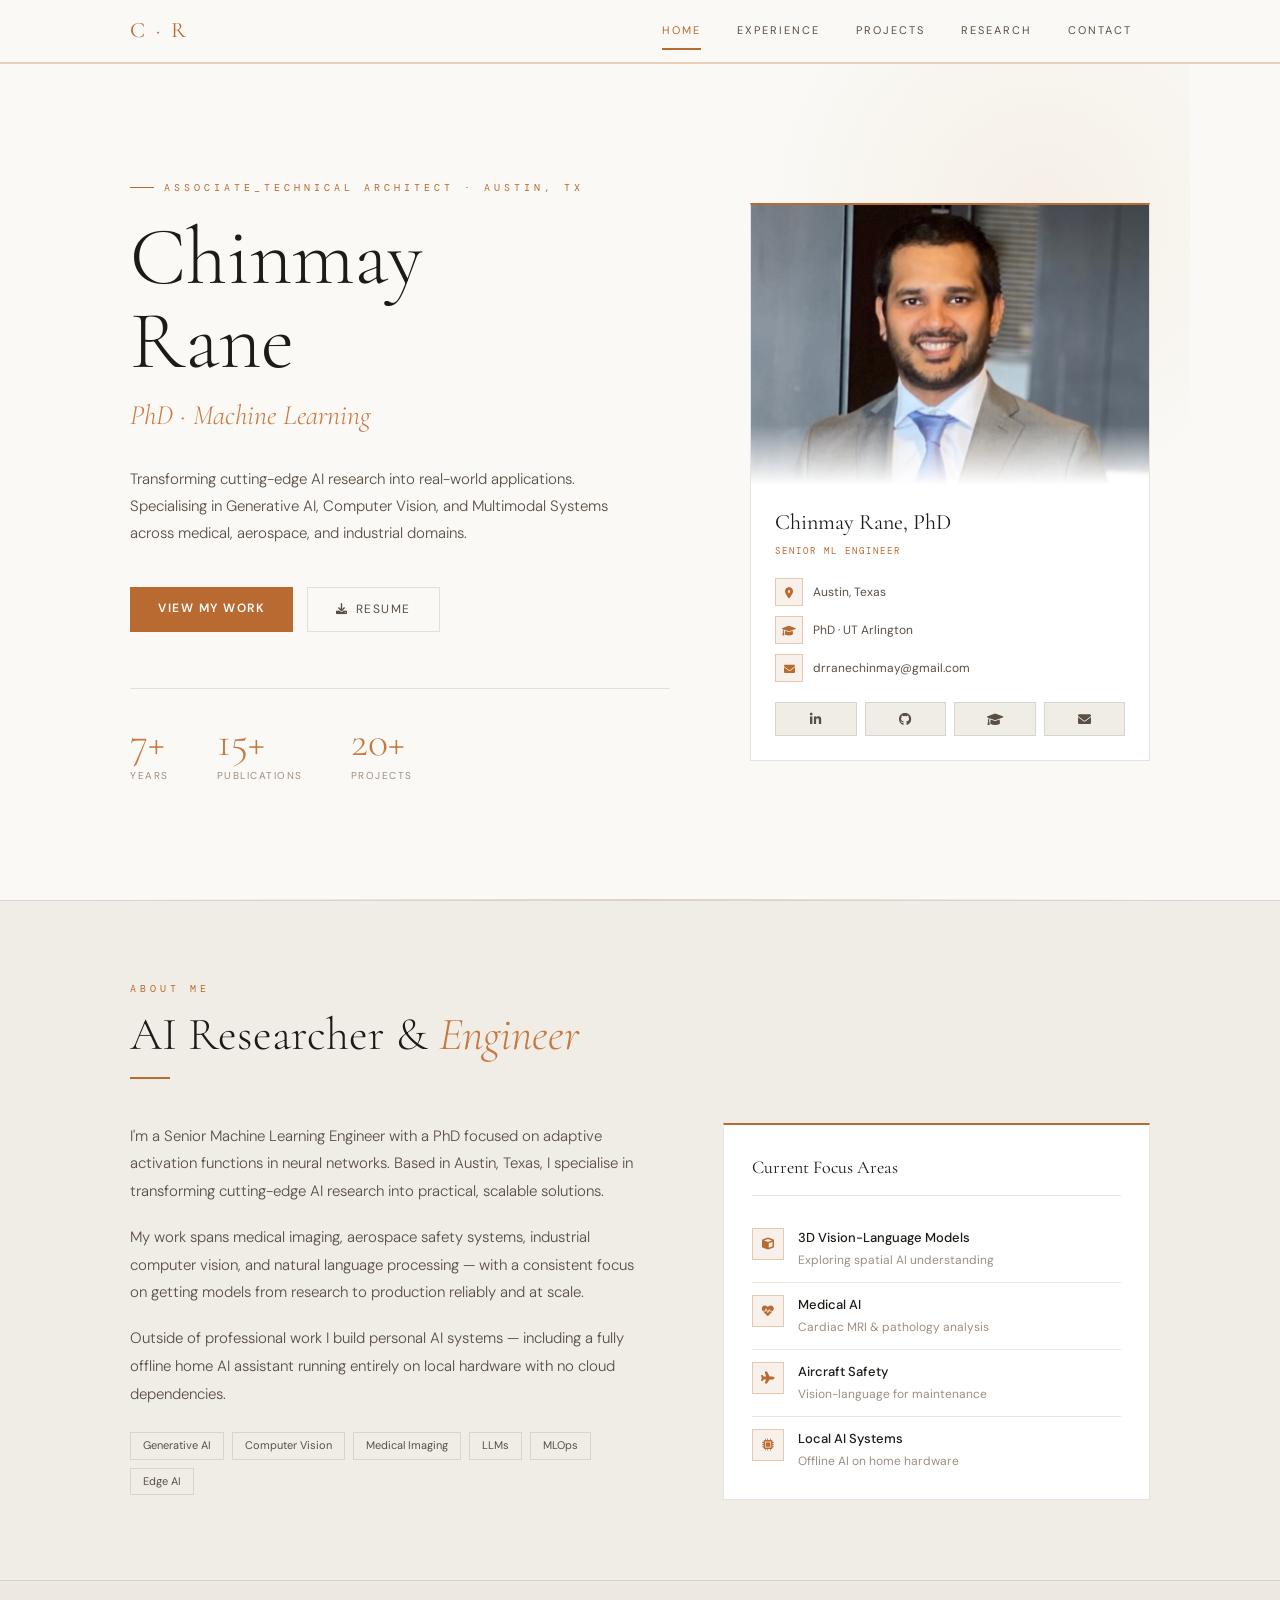
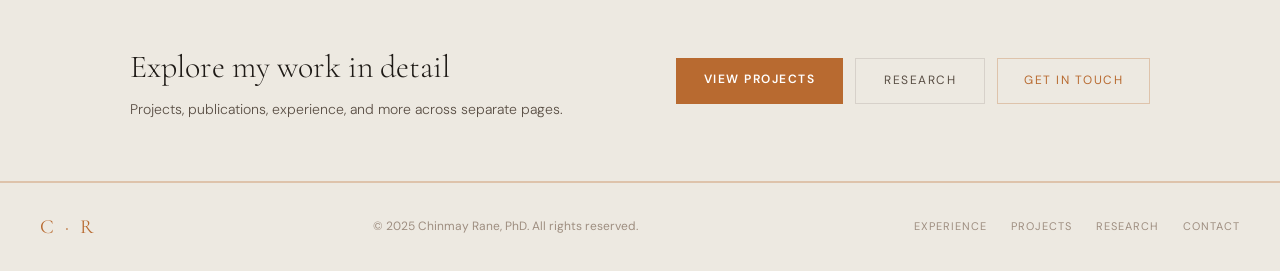
<file: index.html>
<!DOCTYPE html>
<html lang="en">
<head>
  <meta charset="UTF-8">
  <meta name="viewport" content="width=device-width, initial-scale=1.0">
  <title>Chinmay Rane, PhD — Associate_Technical Architect</title>
  <link rel="stylesheet" href="shared.css">
  <link rel="stylesheet" href="https://cdnjs.cloudflare.com/ajax/libs/font-awesome/6.0.0/css/all.min.css">
  <style>
    /* ── Hero ── */
    .hero {
      min-height: calc(100vh - 64px);
      background: var(--bg);
      display: grid; grid-template-columns: 1fr 400px;
      gap: 80px; align-items: center;
      position: relative; overflow: hidden;
    }
    .hero::before {
      content: ''; position: absolute; top: -150px; right: -150px;
      width: 600px; height: 600px;
      background: radial-gradient(circle, rgba(184,106,48,0.07) 0%, transparent 65%);
      pointer-events: none;
    }
    .hero::after {
      content: ''; position: absolute; bottom: 0; left: 0; right: 0;
      height: 1px; background: linear-gradient(90deg, transparent, var(--copper-bd), transparent);
    }
    .hero-eyebrow {
      font-family: 'DM Mono', monospace; font-size: 10px;
      letter-spacing: 4px; text-transform: uppercase;
      color: var(--copper); margin-bottom: 20px;
      display: flex; align-items: center; gap: 10px;
    }
    .hero-eyebrow::before { content: ''; width: 24px; height: 1px; background: var(--copper); }
    .hero-name {
      font-family: 'Cormorant Garamond', serif;
      font-size: clamp(52px, 6.5vw, 82px); font-weight: 300;
      color: var(--text); line-height: 1.02; margin-bottom: 10px;
    }
    .hero-role {
      font-family: 'Cormorant Garamond', serif;
      font-size: clamp(20px, 2.5vw, 28px); font-weight: 300;
      font-style: italic; color: var(--copper-lt); margin-bottom: 28px;
    }
    .hero-bio {
      font-size: 15px; color: var(--text-mid); line-height: 1.8;
      font-weight: 300; max-width: 480px; margin-bottom: 40px;
    }
    .hero-btns { display: flex; gap: 14px; flex-wrap: wrap; margin-bottom: 56px; }
    .hero-stats {
      display: flex; gap: 48px;
      border-top: 1px solid var(--border); padding-top: 32px;
    }
    .stat-num {
      font-family: 'Cormorant Garamond', serif;
      font-size: 42px; font-weight: 300; color: var(--copper-lt); line-height: 1;
    }
    .stat-label {
      font-size: 10px; letter-spacing: 1.5px; text-transform: uppercase;
      color: var(--text-light); margin-top: 5px;
    }

    /* Hero panel */
    .hero-panel {
      background: var(--bg-card); border: 1px solid var(--border);
      border-top: 2px solid var(--copper); overflow: hidden;
    }
    .panel-photo { width: 100%; height: 280px; overflow: hidden; position: relative; }
    .panel-photo img { width: 100%; height: 100%; object-fit: cover; object-position: top; }
    .panel-photo::after {
      content: ''; position: absolute; bottom: 0; left: 0; right: 0;
      height: 60px; background: linear-gradient(transparent, var(--bg-card));
    }
    .panel-info { padding: 20px 24px 24px; }
    .panel-name {
      font-family: 'Cormorant Garamond', serif;
      font-size: 22px; font-weight: 400; color: var(--text); margin-bottom: 4px;
    }
    .panel-role-txt {
      font-family: 'DM Mono', monospace; font-size: 9px;
      letter-spacing: 2px; text-transform: uppercase;
      color: var(--copper); margin-bottom: 20px;
    }
    .panel-details { display: flex; flex-direction: column; gap: 10px; margin-bottom: 20px; }
    .pd-item { display: flex; align-items: center; gap: 10px; }
    .pd-icon {
      width: 28px; height: 28px; background: var(--copper-dim);
      border: 1px solid var(--copper-bd);
      display: flex; align-items: center; justify-content: center;
      font-size: 11px; color: var(--copper); flex-shrink: 0;
    }
    .pd-text { font-size: 12px; color: var(--text-mid); }
    .panel-social { display: flex; gap: 8px; }
    .ps-btn {
      flex: 1; height: 34px; background: var(--bg-2); border: 1px solid var(--border);
      display: flex; align-items: center; justify-content: center;
      color: var(--text-mid); text-decoration: none; font-size: 13px; transition: all 0.2s;
    }
    .ps-btn:hover { border-color: var(--copper); color: var(--copper); }

    /* About strip */
    .about-strip { background: var(--bg-2); border-top: 1px solid var(--border); padding: 80px 0; }
    .about-grid { display: grid; grid-template-columns: 1.2fr 1fr; gap: 80px; align-items: start; }
    .about-text p { font-size: 15px; color: var(--text-mid); line-height: 1.85; font-weight: 300; margin-bottom: 18px; }
    .about-tags { display: flex; flex-wrap: wrap; gap: 8px; margin-top: 24px; }
    .focus-card { background: var(--bg-card); border: 1px solid var(--border); border-top: 2px solid var(--copper); padding: 28px; }
    .focus-card h4 {
      font-family: 'Cormorant Garamond', serif; font-size: 18px;
      font-weight: 400; color: var(--text); margin-bottom: 20px;
      padding-bottom: 14px; border-bottom: 1px solid var(--border);
    }
    .focus-item { display: flex; gap: 14px; align-items: flex-start; padding: 12px 0; border-bottom: 1px solid var(--border); }
    .focus-item:last-child { border-bottom: none; padding-bottom: 0; }
    .focus-icon {
      width: 32px; height: 32px; background: var(--copper-dim); border: 1px solid var(--copper-bd);
      display: flex; align-items: center; justify-content: center;
      color: var(--copper); font-size: 12px; flex-shrink: 0;
    }
    .focus-item h5 { font-size: 13px; font-weight: 500; color: var(--text); margin-bottom: 2px; }
    .focus-item p { font-size: 12px; color: var(--text-light); }

    /* CTA strip */
    .cta-strip { background: var(--bg-3); border-top: 1px solid var(--border); padding: 60px 0; }
    .cta-inner { display: flex; align-items: center; justify-content: space-between; gap: 40px; flex-wrap: wrap; }
    .cta-text h2 { font-family: 'Cormorant Garamond', serif; font-size: 32px; font-weight: 300; color: var(--text); margin-bottom: 6px; }
    .cta-text p { font-size: 14px; color: var(--text-mid); font-weight: 300; }
    .cta-buttons { display: flex; gap: 12px; flex-wrap: wrap; }

    @media (max-width: 900px) {
      .hero { grid-template-columns: 1fr; min-height: auto; padding: 60px 0 40px; }
      .hero-panel { display: none; }
      .about-grid { grid-template-columns: 1fr; gap: 40px; }
      .cta-inner { flex-direction: column; text-align: center; }
    }
  </style>
</head>
<body>
  <nav class="navbar">
    <div class="nav-inner">
      <a href="index.html" class="nav-logo">C · R</a>
      <ul class="nav-links">
        <li><a href="index.html" class="active">Home</a></li>
        <li><a href="experience.html">Experience</a></li>
        <li><a href="projects.html">Projects</a></li>
        <li><a href="publications.html">Research</a></li>
        <li><a href="contact.html">Contact</a></li>
      </ul>
    </div>
  </nav>

  <!-- Hero -->
  <section class="hero container" style="padding-top:0;padding-bottom:0">
    <div>
      <div class="hero-eyebrow">Associate_Technical Architect · Austin, TX</div>
      <h1 class="hero-name">Chinmay<br>Rane</h1>
      <div class="hero-role">PhD · Machine Learning</div>
      <p class="hero-bio">Transforming cutting-edge AI research into real-world applications. Specialising in Generative AI, Computer Vision, and Multimodal Systems across medical, aerospace, and industrial domains.</p>
      <div class="hero-btns">
        <a href="projects.html" class="btn-copper">View My Work</a>
        <a href="Resume/Resume_updated.pdf" class="btn-ghost" download><i class="fas fa-download" style="margin-right:7px;font-size:11px"></i>Resume</a>
      </div>
      <div class="hero-stats">
        <div><div class="stat-num">7+</div><div class="stat-label">Years</div></div>
        <div><div class="stat-num">15+</div><div class="stat-label">Publications</div></div>
        <div><div class="stat-num">20+</div><div class="stat-label">Projects</div></div>
      </div>
    </div>
    <div class="hero-panel">
      <div class="panel-photo"><img src="assets/images/Chinmay.jpeg" alt="Chinmay Rane"></div>
      <div class="panel-info">
        <div class="panel-name">Chinmay Rane, PhD</div>
        <div class="panel-role-txt">Senior ML Engineer</div>
        <div class="panel-details">
          <div class="pd-item"><div class="pd-icon"><i class="fas fa-map-marker-alt"></i></div><div class="pd-text">Austin, Texas</div></div>
          <div class="pd-item"><div class="pd-icon"><i class="fas fa-graduation-cap"></i></div><div class="pd-text">PhD · UT Arlington</div></div>
          <div class="pd-item"><div class="pd-icon"><i class="fas fa-envelope"></i></div><div class="pd-text">drranechinmay@gmail.com</div></div>
        </div>
        <div class="panel-social">
          <a href="https://linkedin.com/in/ranechinmay" target="_blank" class="ps-btn"><i class="fab fa-linkedin-in"></i></a>
          <a href="https://github.com/ChicoR-Dr" target="_blank" class="ps-btn"><i class="fab fa-github"></i></a>
          <a href="https://scholar.google.com" target="_blank" class="ps-btn"><i class="fas fa-graduation-cap"></i></a>
          <a href="mailto:drranechinmay@gmail.com" class="ps-btn"><i class="fas fa-envelope"></i></a>
        </div>
      </div>
    </div>
  </section>

  <!-- About -->
  <div class="about-strip">
    <div class="container">
      <div class="eyebrow">About Me</div>
      <h2 class="section-title">AI Researcher &amp; <em>Engineer</em></h2>
      <div class="cu-line"></div>
      <div class="about-grid">
        <div class="about-text">
          <p>I'm a Senior Machine Learning Engineer with a PhD focused on adaptive activation functions in neural networks. Based in Austin, Texas, I specialise in transforming cutting-edge AI research into practical, scalable solutions.</p>
          <p>My work spans medical imaging, aerospace safety systems, industrial computer vision, and natural language processing — with a consistent focus on getting models from research to production reliably and at scale.</p>
          <p>Outside of professional work I build personal AI systems — including a fully offline home AI assistant running entirely on local hardware with no cloud dependencies.</p>
          <div class="about-tags">
            <span class="tag">Generative AI</span><span class="tag">Computer Vision</span>
            <span class="tag">Medical Imaging</span><span class="tag">LLMs</span>
            <span class="tag">MLOps</span><span class="tag">Edge AI</span>
          </div>
        </div>
        <div class="focus-card">
          <h4>Current Focus Areas</h4>
          <div class="focus-item"><div class="focus-icon"><i class="fas fa-cube"></i></div><div><h5>3D Vision-Language Models</h5><p>Exploring spatial AI understanding</p></div></div>
          <div class="focus-item"><div class="focus-icon"><i class="fas fa-heartbeat"></i></div><div><h5>Medical AI</h5><p>Cardiac MRI &amp; pathology analysis</p></div></div>
          <div class="focus-item"><div class="focus-icon"><i class="fas fa-plane"></i></div><div><h5>Aircraft Safety</h5><p>Vision-language for maintenance</p></div></div>
          <div class="focus-item"><div class="focus-icon"><i class="fas fa-microchip"></i></div><div><h5>Local AI Systems</h5><p>Offline AI on home hardware</p></div></div>
        </div>
      </div>
    </div>
  </div>

  <!-- CTA -->
  <div class="cta-strip">
    <div class="container cta-inner">
      <div class="cta-text">
        <h2>Explore my work in detail</h2>
        <p>Projects, publications, experience, and more across separate pages.</p>
      </div>
      <div class="cta-buttons">
        <a href="projects.html" class="btn-copper">View Projects</a>
        <a href="publications.html" class="btn-ghost">Research</a>
        <a href="contact.html" class="btn-outline">Get in Touch</a>
      </div>
    </div>
  </div>

  <footer class="footer">
    <a href="index.html" class="footer-logo">C · R</a>
    <p>&copy; 2025 Chinmay Rane, PhD. All rights reserved.</p>
    <div class="footer-links">
      <a href="experience.html">Experience</a>
      <a href="projects.html">Projects</a>
      <a href="publications.html">Research</a>
      <a href="contact.html">Contact</a>
    </div>
  </footer>
</body>
</html>
</file>
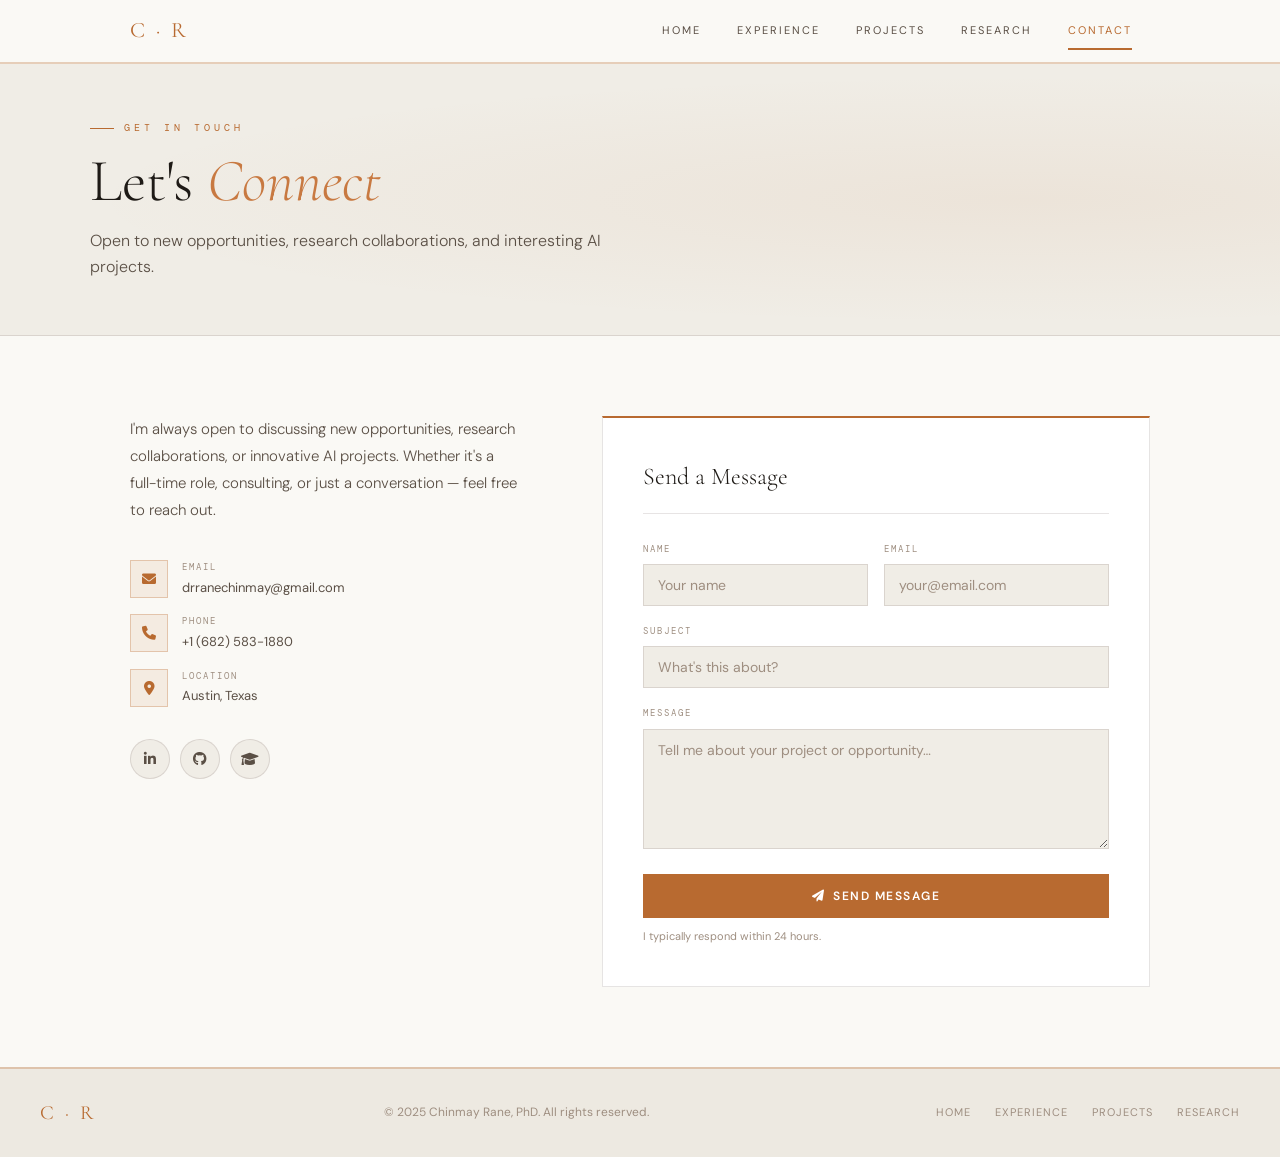
<file: contact.html>
<!DOCTYPE html>
<html lang="en">
<head>
  <meta charset="UTF-8">
  <meta name="viewport" content="width=device-width, initial-scale=1.0">
  <title>Contact — Chinmay Rane</title>
  <link rel="stylesheet" href="shared.css">
  <link rel="stylesheet" href="https://cdnjs.cloudflare.com/ajax/libs/font-awesome/6.0.0/css/all.min.css">
  <style>
    .contact-section { background: var(--bg); }
    .contact-grid { display: grid; grid-template-columns: 1fr 1.4fr; gap: 80px; align-items: start; }
    .contact-left p { font-size: 15px; color: var(--text-mid); font-weight: 300; line-height: 1.8; margin-bottom: 36px; }
    .contact-methods { display: flex; flex-direction: column; gap: 16px; margin-bottom: 32px; }
    .cm { display: flex; gap: 14px; align-items: flex-start; }
    .cm-icon { width: 38px; height: 38px; background: var(--copper-dim); border: 1px solid var(--copper-bd); display: flex; align-items: center; justify-content: center; color: var(--copper); font-size: 14px; flex-shrink: 0; }
    .cm-label { font-family: 'DM Mono', monospace; font-size: 9px; letter-spacing: 2px; text-transform: uppercase; color: var(--text-light); margin-bottom: 3px; }
    .cm-val { font-size: 13px; color: var(--text-mid); }
    .cm-val a { color: var(--text-mid); text-decoration: none; transition: color 0.2s; }
    .cm-val a:hover { color: var(--copper); }
    .social-row { display: flex; gap: 10px; }
    .soc-btn { width: 40px; height: 40px; background: var(--bg-2); border: 1px solid var(--border); display: flex; align-items: center; justify-content: center; color: var(--text-mid); text-decoration: none; font-size: 14px; border-radius: 50%; transition: all 0.2s; }
    .soc-btn:hover { border-color: var(--copper); color: var(--copper); background: var(--copper-dim); }

    .contact-form-card { background: var(--bg-card); border: 1px solid var(--border); border-top: 2px solid var(--copper); padding: 40px; }
    .cf-title { font-family: 'Cormorant Garamond', serif; font-size: 24px; font-weight: 300; color: var(--text); margin-bottom: 28px; padding-bottom: 16px; border-bottom: 1px solid var(--border); }
    .cf-row { display: grid; grid-template-columns: 1fr 1fr; gap: 16px; }
    .cf-group { margin-bottom: 18px; }
    .cf-group label { display: block; font-family: 'DM Mono', monospace; font-size: 9px; letter-spacing: 2px; text-transform: uppercase; color: var(--text-light); margin-bottom: 8px; }
    .cf-group input, .cf-group textarea, .cf-group select { width: 100%; background: var(--bg-2); border: 1px solid var(--border); padding: 11px 14px; font-family: 'DM Sans', sans-serif; font-size: 14px; color: var(--text); outline: none; transition: border-color 0.2s; }
    .cf-group input:focus, .cf-group textarea:focus { border-color: var(--copper); }
    .cf-group input::placeholder, .cf-group textarea::placeholder { color: var(--text-light); }
    .cf-group textarea { resize: vertical; min-height: 120px; }
    .btn-send { width: 100%; background: var(--copper); color: white; border: none; padding: 14px; font-family: 'DM Sans', sans-serif; font-size: 12px; font-weight: 600; letter-spacing: 1.5px; text-transform: uppercase; cursor: pointer; transition: background 0.2s; }
    .btn-send:hover { background: var(--copper-lt); }
    .cf-note { font-size: 11px; color: var(--text-light); margin-top: 10px; }

    .success-msg { display: none; text-align: center; padding: 40px 20px; }
    .success-icon { width: 56px; height: 56px; background: var(--copper-dim); border: 1px solid var(--copper-bd); border-radius: 50%; display: flex; align-items: center; justify-content: center; font-size: 22px; color: var(--copper); margin: 0 auto 16px; }
    .success-msg h3 { font-family: 'Cormorant Garamond', serif; font-size: 24px; color: var(--text); margin-bottom: 8px; }
    .success-msg p { font-size: 13px; color: var(--text-mid); }

    @media (max-width: 768px) {
      .contact-grid { grid-template-columns: 1fr; gap: 48px; }
      .cf-row { grid-template-columns: 1fr; }
      .contact-form-card { padding: 28px 20px; }
    }
  </style>
</head>
<body>
  <nav class="navbar">
    <div class="nav-inner">
      <a href="index.html" class="nav-logo">C · R</a>
      <ul class="nav-links">
        <li><a href="index.html">Home</a></li>
        <li><a href="experience.html">Experience</a></li>
        <li><a href="projects.html">Projects</a></li>
        <li><a href="publications.html">Research</a></li>
        <li><a href="contact.html" class="active">Contact</a></li>
      </ul>
    </div>
  </nav>

  <div class="page-hero">
    <div class="inner">
      <div class="eyebrow">Get in Touch</div>
      <h1>Let's <em>Connect</em></h1>
      <p>Open to new opportunities, research collaborations, and interesting AI projects.</p>
    </div>
  </div>

  <section class="contact-section">
    <div class="container">
      <div class="contact-grid">
        <div class="contact-left">
          <p>I'm always open to discussing new opportunities, research collaborations, or innovative AI projects. Whether it's a full-time role, consulting, or just a conversation — feel free to reach out.</p>
          <div class="contact-methods">
            <div class="cm"><div class="cm-icon"><i class="fas fa-envelope"></i></div><div><div class="cm-label">Email</div><div class="cm-val"><a href="mailto:drranechinmay@gmail.com">drranechinmay@gmail.com</a></div></div></div>
            <div class="cm"><div class="cm-icon"><i class="fas fa-phone"></i></div><div><div class="cm-label">Phone</div><div class="cm-val"><a href="tel:+16825831880">+1 (682) 583-1880</a></div></div></div>
            <div class="cm"><div class="cm-icon"><i class="fas fa-map-marker-alt"></i></div><div><div class="cm-label">Location</div><div class="cm-val">Austin, Texas</div></div></div>
          </div>
          <div class="social-row">
            <a href="https://linkedin.com/in/ranechinmay" target="_blank" class="soc-btn"><i class="fab fa-linkedin-in"></i></a>
            <a href="https://github.com/ChicoR-Dr" target="_blank" class="soc-btn"><i class="fab fa-github"></i></a>
            <a href="https://scholar.google.com" target="_blank" class="soc-btn"><i class="fas fa-graduation-cap"></i></a>
          </div>
        </div>
        <div class="contact-form-card">
          <div class="cf-title">Send a Message</div>
          <div class="success-msg" id="success-msg">
            <div class="success-icon"><i class="fas fa-check"></i></div>
            <h3>Message Sent</h3>
            <p>Thank you — I'll be in touch within 24 hours.</p>
          </div>
          <form id="contact-form" action="https://formspree.io/f/YOUR_FORM_ID" method="POST">
            <input type="hidden" name="_subject" value="New message — chinmayrane.com">
            <input type="text" name="_gotcha" style="display:none">
            <div class="cf-row">
              <div class="cf-group"><label>Name</label><input type="text" name="name" placeholder="Your name" required></div>
              <div class="cf-group"><label>Email</label><input type="email" name="email" placeholder="your@email.com" required></div>
            </div>
            <div class="cf-group"><label>Subject</label><input type="text" name="subject" placeholder="What's this about?"></div>
            <div class="cf-group"><label>Message</label><textarea name="message" placeholder="Tell me about your project or opportunity…" required></textarea></div>
            <button type="submit" class="btn-send"><i class="fas fa-paper-plane" style="margin-right:8px"></i>Send Message</button>
            <p class="cf-note">I typically respond within 24 hours.</p>
          </form>
        </div>
      </div>
    </div>
  </section>

  <footer class="footer">
    <a href="index.html" class="footer-logo">C · R</a>
    <p>&copy; 2025 Chinmay Rane, PhD. All rights reserved.</p>
    <div class="footer-links">
      <a href="index.html">Home</a><a href="experience.html">Experience</a>
      <a href="projects.html">Projects</a><a href="publications.html">Research</a>
    </div>
  </footer>

  <script>
    const form = document.getElementById('contact-form');
    const msg = document.getElementById('success-msg');
    if (form) {
      form.addEventListener('submit', async function(e) {
        e.preventDefault();
        const btn = form.querySelector('button[type="submit"]');
        btn.textContent = 'Sending…'; btn.disabled = true;
        try {
          const res = await fetch(form.action, { method: 'POST', body: new FormData(form), headers: { 'Accept': 'application/json' } });
          if (res.ok) { form.style.display = 'none'; msg.style.display = 'block'; }
          else { btn.textContent = 'Send Message'; btn.disabled = false; alert('Something went wrong. Please try again.'); }
        } catch { btn.textContent = 'Send Message'; btn.disabled = false; alert('Network error.'); }
      });
    }
  </script>
</body>
</html>
</file>
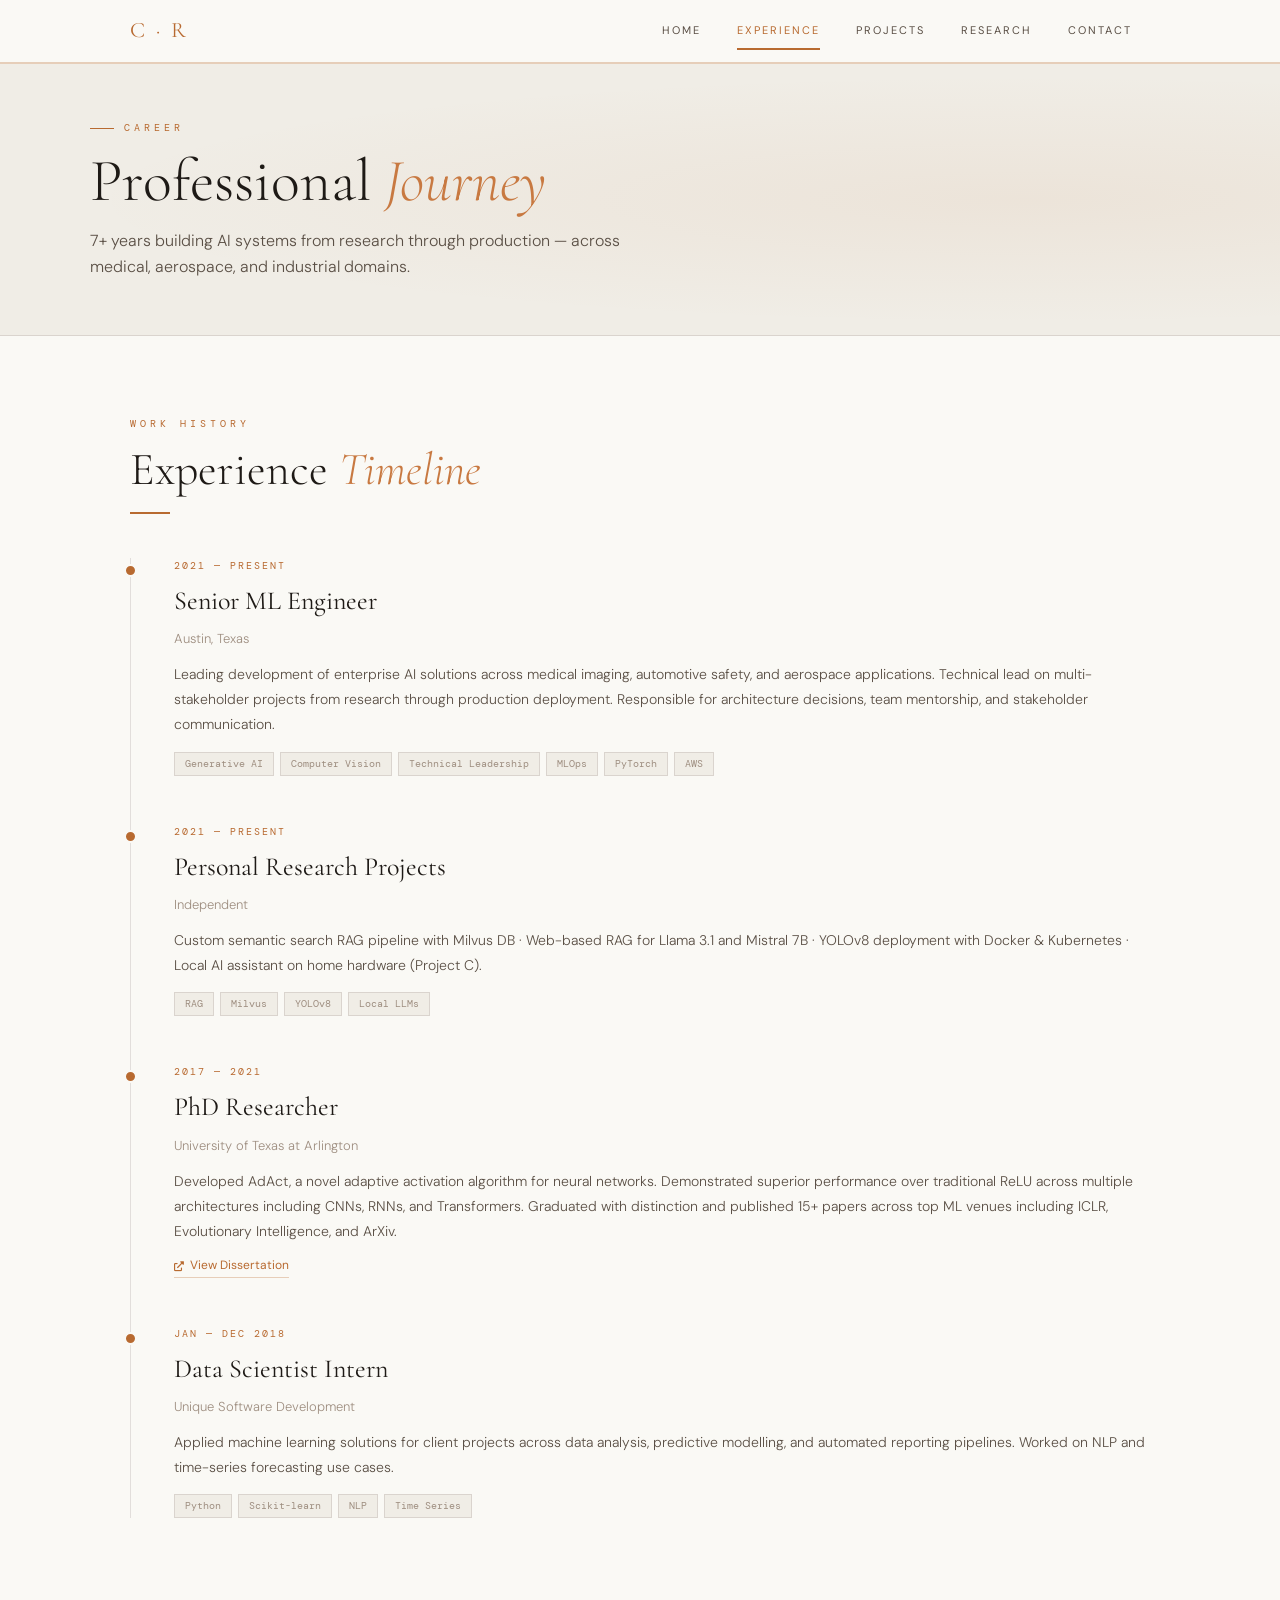
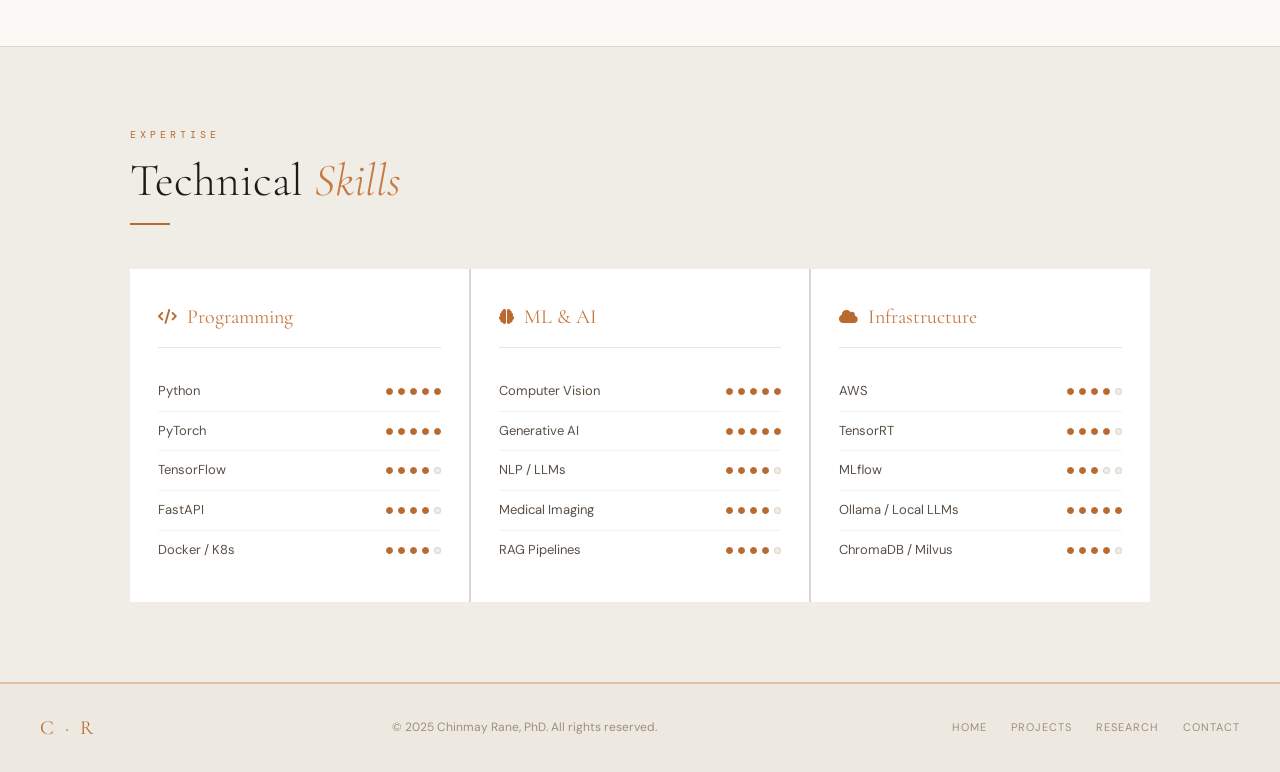
<file: experience.html>
<!DOCTYPE html>
<html lang="en">
<head>
  <meta charset="UTF-8">
  <meta name="viewport" content="width=device-width, initial-scale=1.0">
  <title>Experience — Chinmay Rane</title>
  <link rel="stylesheet" href="shared.css">
  <link rel="stylesheet" href="https://cdnjs.cloudflare.com/ajax/libs/font-awesome/6.0.0/css/all.min.css">
  <style>
    /* Timeline */
    .tl-section { background: var(--bg); }
    .timeline { position: relative; }
    .timeline::before { content: ''; position: absolute; left: 0; top: 0; bottom: 0; width: 1px; background: var(--border); }
    .tl-item { padding-left: 44px; margin-bottom: 48px; position: relative; }
    .tl-dot { position: absolute; left: -6px; top: 6px; width: 13px; height: 13px; background: var(--copper); border: 2px solid var(--bg); border-radius: 50%; }
    .tl-date { font-family: 'DM Mono', monospace; font-size: 10px; letter-spacing: 2px; text-transform: uppercase; color: var(--copper); margin-bottom: 6px; }
    .tl-title { font-family: 'Cormorant Garamond', serif; font-size: 26px; font-weight: 400; color: var(--text); margin-bottom: 8px; }
    .tl-org { font-size: 13px; color: var(--text-light); margin-bottom: 12px; font-weight: 300; }
    .tl-body { font-size: 14px; color: var(--text-mid); line-height: 1.8; font-weight: 300; }
    .tl-tags { display: flex; flex-wrap: wrap; gap: 6px; margin-top: 14px; }
    .tl-link { display: inline-flex; align-items: center; gap: 6px; font-size: 12px; color: var(--copper); text-decoration: none; border-bottom: 1px solid var(--copper-bd); padding-bottom: 1px; margin-top: 12px; transition: color 0.2s; }
    .tl-link:hover { color: var(--copper-lt); }

    /* Skills */
    .skills-section { background: var(--bg-2); border-top: 1px solid var(--border); }
    .skills-grid { display: grid; grid-template-columns: repeat(3, 1fr); gap: 2px; background: var(--border); }
    .skill-cat { background: var(--bg-card); padding: 32px 28px; }
    .skill-cat-title {
      font-family: 'Cormorant Garamond', serif; font-size: 20px;
      font-weight: 400; color: var(--copper-lt); margin-bottom: 24px;
      padding-bottom: 14px; border-bottom: 1px solid var(--border);
      display: flex; align-items: center; gap: 10px;
    }
    .skill-cat-title i { font-size: 15px; color: var(--copper); }
    .skill-item { display: flex; justify-content: space-between; align-items: center; padding: 9px 0; border-bottom: 1px solid rgba(62,39,35,0.06); }
    .skill-item:last-child { border-bottom: none; }
    .skill-name { font-size: 13px; color: var(--text-mid); }
    .dots { display: flex; gap: 5px; }
    .dot { width: 7px; height: 7px; border-radius: 50%; background: var(--bg-2); border: 1px solid var(--border); }
    .dot.on { background: var(--copper); border-color: var(--copper); }

    @media (max-width: 768px) { .skills-grid { grid-template-columns: 1fr; } }
  </style>
</head>
<body>
  <nav class="navbar">
    <div class="nav-inner">
      <a href="index.html" class="nav-logo">C · R</a>
      <ul class="nav-links">
        <li><a href="index.html">Home</a></li>
        <li><a href="experience.html" class="active">Experience</a></li>
        <li><a href="projects.html">Projects</a></li>
        <li><a href="publications.html">Research</a></li>
        <li><a href="contact.html">Contact</a></li>
      </ul>
    </div>
  </nav>

  <div class="page-hero">
    <div class="inner">
      <div class="eyebrow">Career</div>
      <h1>Professional <em>Journey</em></h1>
      <p>7+ years building AI systems from research through production — across medical, aerospace, and industrial domains.</p>
    </div>
  </div>

  <section class="tl-section">
    <div class="container">
      <div class="eyebrow">Work History</div>
      <h2 class="section-title">Experience <em>Timeline</em></h2>
      <div class="cu-line"></div>
      <div class="timeline">
        <div class="tl-item">
          <div class="tl-dot"></div>
          <div class="tl-date">2021 — Present</div>
          <div class="tl-title">Senior ML Engineer</div>
          <div class="tl-org">Austin, Texas</div>
          <div class="tl-body">Leading development of enterprise AI solutions across medical imaging, automotive safety, and aerospace applications. Technical lead on multi-stakeholder projects from research through production deployment. Responsible for architecture decisions, team mentorship, and stakeholder communication.</div>
          <div class="tl-tags">
            <span class="tag-mono">Generative AI</span><span class="tag-mono">Computer Vision</span>
            <span class="tag-mono">Technical Leadership</span><span class="tag-mono">MLOps</span>
            <span class="tag-mono">PyTorch</span><span class="tag-mono">AWS</span>
          </div>
        </div>
        <div class="tl-item">
          <div class="tl-dot"></div>
          <div class="tl-date">2021 — Present</div>
          <div class="tl-title">Personal Research Projects</div>
          <div class="tl-org">Independent</div>
          <div class="tl-body">Custom semantic search RAG pipeline with Milvus DB · Web-based RAG for Llama 3.1 and Mistral 7B · YOLOv8 deployment with Docker &amp; Kubernetes · Local AI assistant on home hardware (Project C).</div>
          <div class="tl-tags">
            <span class="tag-mono">RAG</span><span class="tag-mono">Milvus</span>
            <span class="tag-mono">YOLOv8</span><span class="tag-mono">Local LLMs</span>
          </div>
        </div>
        <div class="tl-item">
          <div class="tl-dot"></div>
          <div class="tl-date">2017 — 2021</div>
          <div class="tl-title">PhD Researcher</div>
          <div class="tl-org">University of Texas at Arlington</div>
          <div class="tl-body">Developed AdAct, a novel adaptive activation algorithm for neural networks. Demonstrated superior performance over traditional ReLU across multiple architectures including CNNs, RNNs, and Transformers. Graduated with distinction and published 15+ papers across top ML venues including ICLR, Evolutionary Intelligence, and ArXiv.</div>
          <a href="https://mavmatrix.uta.edu/cgi/viewcontent.cgi?article=1318&context=electricaleng_dissertations" target="_blank" class="tl-link">
            <i class="fas fa-external-link-alt" style="font-size:10px"></i> View Dissertation
          </a>
        </div>
        <div class="tl-item">
          <div class="tl-dot"></div>
          <div class="tl-date">Jan — Dec 2018</div>
          <div class="tl-title">Data Scientist Intern</div>
          <div class="tl-org">Unique Software Development</div>
          <div class="tl-body">Applied machine learning solutions for client projects across data analysis, predictive modelling, and automated reporting pipelines. Worked on NLP and time-series forecasting use cases.</div>
          <div class="tl-tags">
            <span class="tag-mono">Python</span><span class="tag-mono">Scikit-learn</span>
            <span class="tag-mono">NLP</span><span class="tag-mono">Time Series</span>
          </div>
        </div>
      </div>
    </div>
  </section>

  <section class="skills-section">
    <div class="container">
      <div class="eyebrow">Expertise</div>
      <h2 class="section-title">Technical <em>Skills</em></h2>
      <div class="cu-line"></div>
      <div class="skills-grid">
        <div class="skill-cat">
          <div class="skill-cat-title"><i class="fas fa-code"></i> Programming</div>
          <div class="skill-item"><span class="skill-name">Python</span><div class="dots"><div class="dot on"></div><div class="dot on"></div><div class="dot on"></div><div class="dot on"></div><div class="dot on"></div></div></div>
          <div class="skill-item"><span class="skill-name">PyTorch</span><div class="dots"><div class="dot on"></div><div class="dot on"></div><div class="dot on"></div><div class="dot on"></div><div class="dot on"></div></div></div>
          <div class="skill-item"><span class="skill-name">TensorFlow</span><div class="dots"><div class="dot on"></div><div class="dot on"></div><div class="dot on"></div><div class="dot on"></div><div class="dot"></div></div></div>
          <div class="skill-item"><span class="skill-name">FastAPI</span><div class="dots"><div class="dot on"></div><div class="dot on"></div><div class="dot on"></div><div class="dot on"></div><div class="dot"></div></div></div>
          <div class="skill-item"><span class="skill-name">Docker / K8s</span><div class="dots"><div class="dot on"></div><div class="dot on"></div><div class="dot on"></div><div class="dot on"></div><div class="dot"></div></div></div>
        </div>
        <div class="skill-cat">
          <div class="skill-cat-title"><i class="fas fa-brain"></i> ML &amp; AI</div>
          <div class="skill-item"><span class="skill-name">Computer Vision</span><div class="dots"><div class="dot on"></div><div class="dot on"></div><div class="dot on"></div><div class="dot on"></div><div class="dot on"></div></div></div>
          <div class="skill-item"><span class="skill-name">Generative AI</span><div class="dots"><div class="dot on"></div><div class="dot on"></div><div class="dot on"></div><div class="dot on"></div><div class="dot on"></div></div></div>
          <div class="skill-item"><span class="skill-name">NLP / LLMs</span><div class="dots"><div class="dot on"></div><div class="dot on"></div><div class="dot on"></div><div class="dot on"></div><div class="dot"></div></div></div>
          <div class="skill-item"><span class="skill-name">Medical Imaging</span><div class="dots"><div class="dot on"></div><div class="dot on"></div><div class="dot on"></div><div class="dot on"></div><div class="dot"></div></div></div>
          <div class="skill-item"><span class="skill-name">RAG Pipelines</span><div class="dots"><div class="dot on"></div><div class="dot on"></div><div class="dot on"></div><div class="dot on"></div><div class="dot"></div></div></div>
        </div>
        <div class="skill-cat">
          <div class="skill-cat-title"><i class="fas fa-cloud"></i> Infrastructure</div>
          <div class="skill-item"><span class="skill-name">AWS</span><div class="dots"><div class="dot on"></div><div class="dot on"></div><div class="dot on"></div><div class="dot on"></div><div class="dot"></div></div></div>
          <div class="skill-item"><span class="skill-name">TensorRT</span><div class="dots"><div class="dot on"></div><div class="dot on"></div><div class="dot on"></div><div class="dot on"></div><div class="dot"></div></div></div>
          <div class="skill-item"><span class="skill-name">MLflow</span><div class="dots"><div class="dot on"></div><div class="dot on"></div><div class="dot on"></div><div class="dot"></div><div class="dot"></div></div></div>
          <div class="skill-item"><span class="skill-name">Ollama / Local LLMs</span><div class="dots"><div class="dot on"></div><div class="dot on"></div><div class="dot on"></div><div class="dot on"></div><div class="dot on"></div></div></div>
          <div class="skill-item"><span class="skill-name">ChromaDB / Milvus</span><div class="dots"><div class="dot on"></div><div class="dot on"></div><div class="dot on"></div><div class="dot on"></div><div class="dot"></div></div></div>
        </div>
      </div>
    </div>
  </section>

  <footer class="footer">
    <a href="index.html" class="footer-logo">C · R</a>
    <p>&copy; 2025 Chinmay Rane, PhD. All rights reserved.</p>
    <div class="footer-links">
      <a href="index.html">Home</a><a href="projects.html">Projects</a>
      <a href="publications.html">Research</a><a href="contact.html">Contact</a>
    </div>
  </footer>
</body>
</html>
</file>
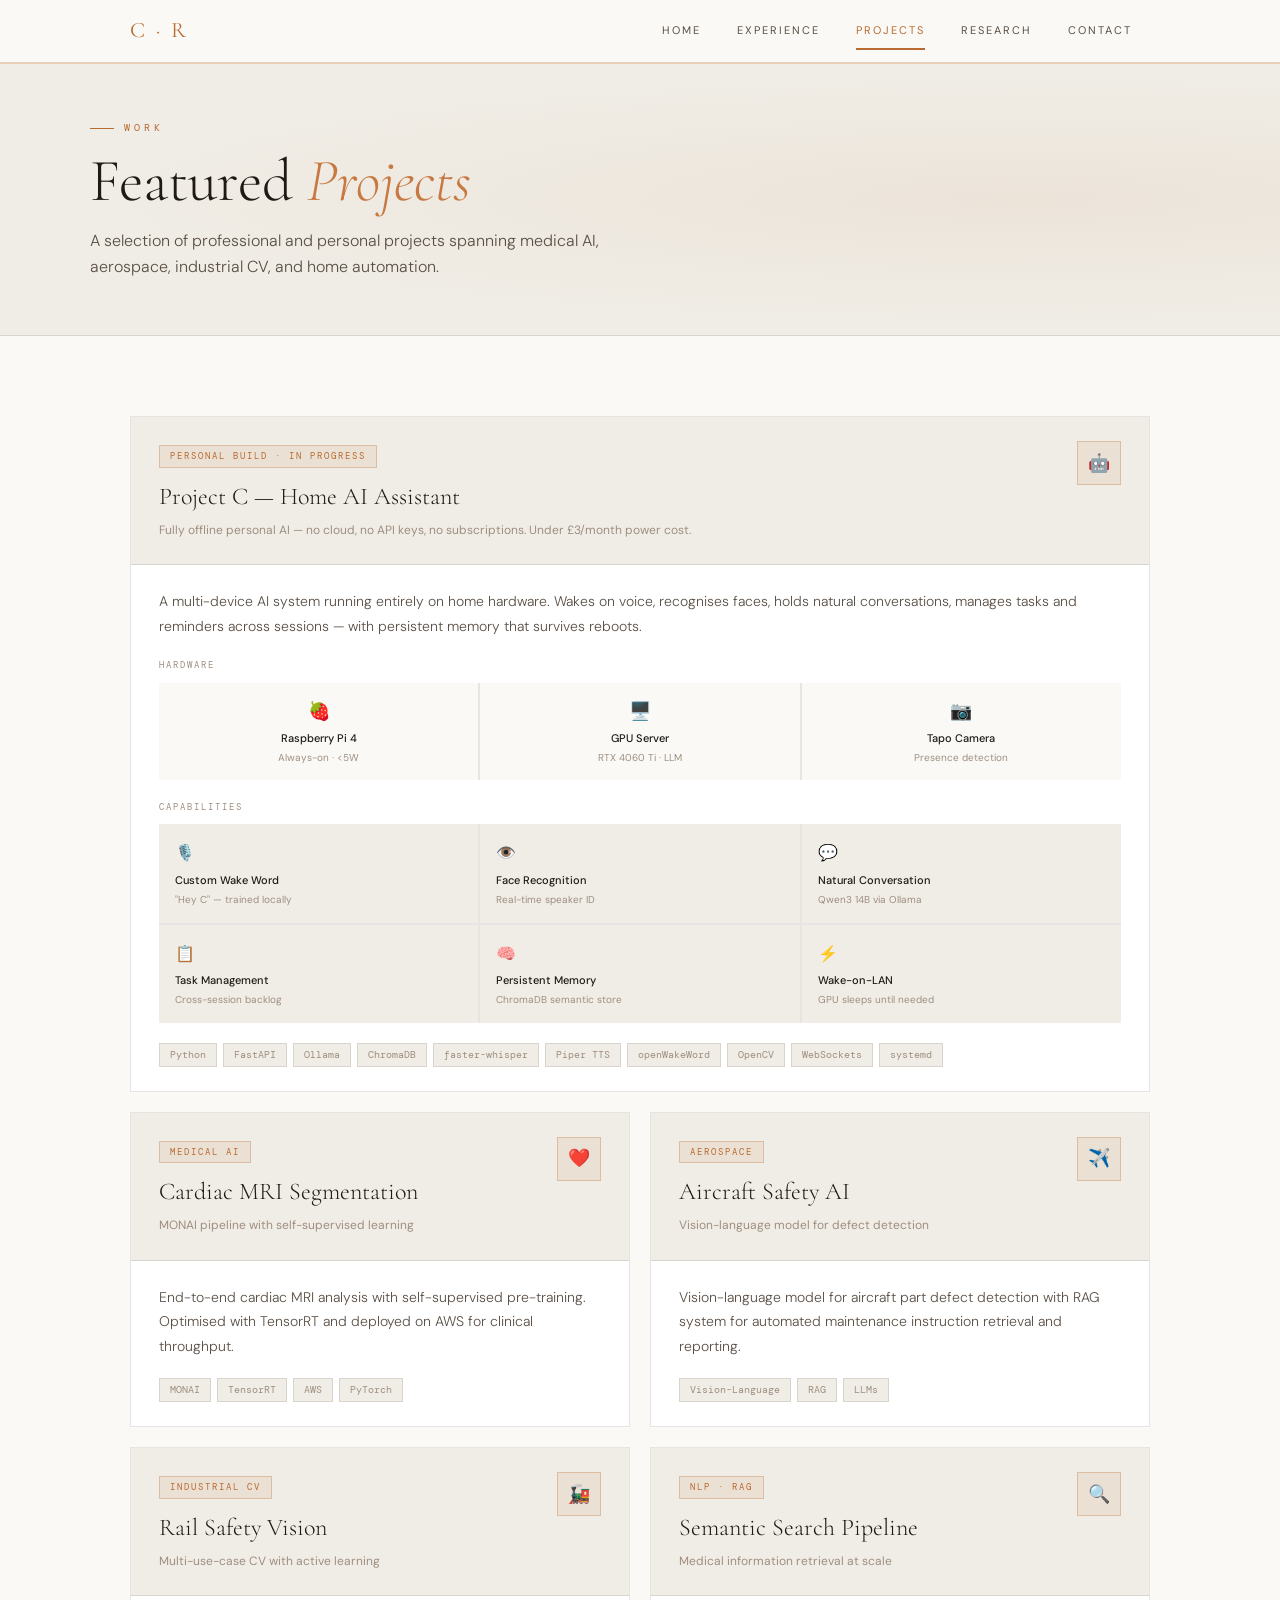
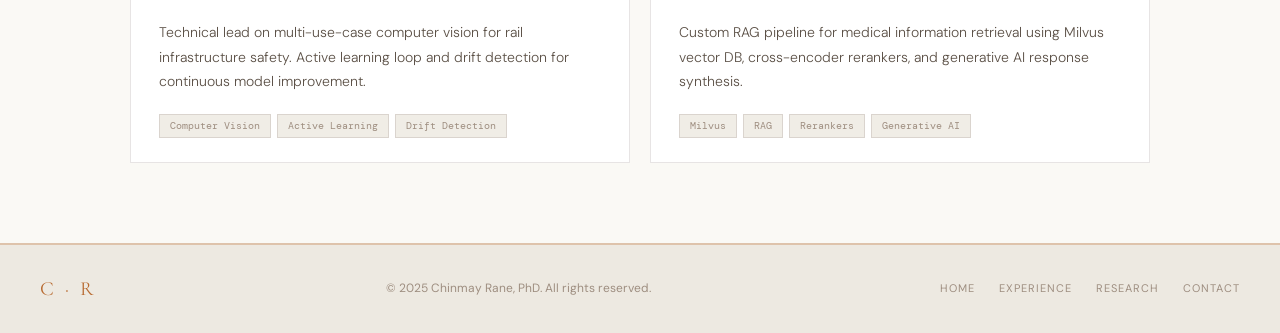
<file: projects.html>
<!DOCTYPE html>
<html lang="en">
<head>
  <meta charset="UTF-8">
  <meta name="viewport" content="width=device-width, initial-scale=1.0">
  <title>Projects — Chinmay Rane</title>
  <link rel="stylesheet" href="shared.css">
  <link rel="stylesheet" href="https://cdnjs.cloudflare.com/ajax/libs/font-awesome/6.0.0/css/all.min.css">
  <style>
    .projects-section { background: var(--bg); }
    .projects-grid { display: grid; grid-template-columns: repeat(2, 1fr); gap: 20px; }
    .project-card { background: var(--bg-card); border: 1px solid var(--border); overflow: hidden; transition: box-shadow 0.3s, transform 0.2s; }
    .project-card:hover { box-shadow: var(--shadow); transform: translateY(-2px); }
    .project-card.featured { grid-column: 1 / -1; }
    .proj-header { padding: 24px 28px; border-bottom: 1px solid var(--border); background: var(--bg-2); display: flex; align-items: flex-start; justify-content: space-between; gap: 16px; }
    .proj-badge { font-family: 'DM Mono', monospace; font-size: 9px; letter-spacing: 2px; text-transform: uppercase; background: var(--copper-dim); border: 1px solid var(--copper-bd); color: var(--copper); padding: 3px 10px; display: inline-block; margin-bottom: 10px; }
    .proj-header h3 { font-family: 'Cormorant Garamond', serif; font-size: 24px; font-weight: 300; color: var(--text); margin-bottom: 5px; }
    .proj-header p { font-size: 12px; color: var(--text-light); }
    .proj-icon { width: 44px; height: 44px; background: var(--copper-dim); border: 1px solid var(--copper-bd); display: flex; align-items: center; justify-content: center; font-size: 18px; flex-shrink: 0; }
    .proj-body { padding: 24px 28px; }
    .proj-desc { font-size: 14px; color: var(--text-mid); line-height: 1.75; font-weight: 300; margin-bottom: 20px; }
    .proj-tech { display: flex; flex-wrap: wrap; gap: 6px; }

    /* Project C special */
    .section-sub { font-family: 'DM Mono', monospace; font-size: 9px; letter-spacing: 2px; text-transform: uppercase; color: var(--text-light); margin-bottom: 10px; }
    .pc-hw { display: flex; gap: 2px; background: var(--border); margin-bottom: 20px; }
    .pc-hw-item { flex: 1; background: var(--bg); padding: 14px 12px; text-align: center; }
    .hw-e { font-size: 18px; margin-bottom: 5px; }
    .hw-n { font-size: 11px; font-weight: 500; color: var(--text); margin-bottom: 2px; }
    .hw-r { font-size: 10px; color: var(--text-light); }
    .pc-feats { display: grid; grid-template-columns: repeat(3, 1fr); gap: 2px; background: var(--border); margin-bottom: 20px; }
    .pc-feat { background: var(--bg-2); padding: 16px; }
    .pc-feat-icon { font-size: 16px; margin-bottom: 6px; }
    .pc-feat-title { font-size: 11px; font-weight: 500; color: var(--text); margin-bottom: 3px; }
    .pc-feat-desc { font-size: 10px; color: var(--text-light); line-height: 1.4; }

    @media (max-width: 768px) {
      .projects-grid { grid-template-columns: 1fr; }
      .project-card.featured { grid-column: auto; }
      .pc-feats { grid-template-columns: 1fr 1fr; }
    }
  </style>
</head>
<body>
  <nav class="navbar">
    <div class="nav-inner">
      <a href="index.html" class="nav-logo">C · R</a>
      <ul class="nav-links">
        <li><a href="index.html">Home</a></li>
        <li><a href="experience.html">Experience</a></li>
        <li><a href="projects.html" class="active">Projects</a></li>
        <li><a href="publications.html">Research</a></li>
        <li><a href="contact.html">Contact</a></li>
      </ul>
    </div>
  </nav>

  <div class="page-hero">
    <div class="inner">
      <div class="eyebrow">Work</div>
      <h1>Featured <em>Projects</em></h1>
      <p>A selection of professional and personal projects spanning medical AI, aerospace, industrial CV, and home automation.</p>
    </div>
  </div>

  <section class="projects-section">
    <div class="container">
      <div class="projects-grid">

        <!-- Project C -->
        <div class="project-card featured">
          <div class="proj-header">
            <div>
              <div class="proj-badge">Personal Build · In Progress</div>
              <h3>Project C — Home AI Assistant</h3>
              <p>Fully offline personal AI — no cloud, no API keys, no subscriptions. Under £3/month power cost.</p>
            </div>
            <div class="proj-icon">🤖</div>
          </div>
          <div class="proj-body">
            <p class="proj-desc">A multi-device AI system running entirely on home hardware. Wakes on voice, recognises faces, holds natural conversations, manages tasks and reminders across sessions — with persistent memory that survives reboots.</p>
            <div class="section-sub">Hardware</div>
            <div class="pc-hw">
              <div class="pc-hw-item"><div class="hw-e">🍓</div><div class="hw-n">Raspberry Pi 4</div><div class="hw-r">Always-on · &lt;5W</div></div>
              <div class="pc-hw-item"><div class="hw-e">🖥️</div><div class="hw-n">GPU Server</div><div class="hw-r">RTX 4060 Ti · LLM</div></div>
              <div class="pc-hw-item"><div class="hw-e">📷</div><div class="hw-n">Tapo Camera</div><div class="hw-r">Presence detection</div></div>
            </div>
            <div class="section-sub">Capabilities</div>
            <div class="pc-feats">
              <div class="pc-feat"><div class="pc-feat-icon">🎙️</div><div class="pc-feat-title">Custom Wake Word</div><div class="pc-feat-desc">"Hey C" — trained locally</div></div>
              <div class="pc-feat"><div class="pc-feat-icon">👁️</div><div class="pc-feat-title">Face Recognition</div><div class="pc-feat-desc">Real-time speaker ID</div></div>
              <div class="pc-feat"><div class="pc-feat-icon">💬</div><div class="pc-feat-title">Natural Conversation</div><div class="pc-feat-desc">Qwen3 14B via Ollama</div></div>
              <div class="pc-feat"><div class="pc-feat-icon">📋</div><div class="pc-feat-title">Task Management</div><div class="pc-feat-desc">Cross-session backlog</div></div>
              <div class="pc-feat"><div class="pc-feat-icon">🧠</div><div class="pc-feat-title">Persistent Memory</div><div class="pc-feat-desc">ChromaDB semantic store</div></div>
              <div class="pc-feat"><div class="pc-feat-icon">⚡</div><div class="pc-feat-title">Wake-on-LAN</div><div class="pc-feat-desc">GPU sleeps until needed</div></div>
            </div>
            <div class="proj-tech">
              <span class="tag-mono">Python</span><span class="tag-mono">FastAPI</span>
              <span class="tag-mono">Ollama</span><span class="tag-mono">ChromaDB</span>
              <span class="tag-mono">faster-whisper</span><span class="tag-mono">Piper TTS</span>
              <span class="tag-mono">openWakeWord</span><span class="tag-mono">OpenCV</span>
              <span class="tag-mono">WebSockets</span><span class="tag-mono">systemd</span>
            </div>
          </div>
        </div>

        <div class="project-card">
          <div class="proj-header">
            <div><div class="proj-badge">Medical AI</div><h3>Cardiac MRI Segmentation</h3><p>MONAI pipeline with self-supervised learning</p></div>
            <div class="proj-icon">❤️</div>
          </div>
          <div class="proj-body">
            <p class="proj-desc">End-to-end cardiac MRI analysis with self-supervised pre-training. Optimised with TensorRT and deployed on AWS for clinical throughput.</p>
            <div class="proj-tech"><span class="tag-mono">MONAI</span><span class="tag-mono">TensorRT</span><span class="tag-mono">AWS</span><span class="tag-mono">PyTorch</span></div>
          </div>
        </div>

        <div class="project-card">
          <div class="proj-header">
            <div><div class="proj-badge">Aerospace</div><h3>Aircraft Safety AI</h3><p>Vision-language model for defect detection</p></div>
            <div class="proj-icon">✈️</div>
          </div>
          <div class="proj-body">
            <p class="proj-desc">Vision-language model for aircraft part defect detection with RAG system for automated maintenance instruction retrieval and reporting.</p>
            <div class="proj-tech"><span class="tag-mono">Vision-Language</span><span class="tag-mono">RAG</span><span class="tag-mono">LLMs</span></div>
          </div>
        </div>

        <div class="project-card">
          <div class="proj-header">
            <div><div class="proj-badge">Industrial CV</div><h3>Rail Safety Vision</h3><p>Multi-use-case CV with active learning</p></div>
            <div class="proj-icon">🚂</div>
          </div>
          <div class="proj-body">
            <p class="proj-desc">Technical lead on multi-use-case computer vision for rail infrastructure safety. Active learning loop and drift detection for continuous model improvement.</p>
            <div class="proj-tech"><span class="tag-mono">Computer Vision</span><span class="tag-mono">Active Learning</span><span class="tag-mono">Drift Detection</span></div>
          </div>
        </div>

        <div class="project-card">
          <div class="proj-header">
            <div><div class="proj-badge">NLP · RAG</div><h3>Semantic Search Pipeline</h3><p>Medical information retrieval at scale</p></div>
            <div class="proj-icon">🔍</div>
          </div>
          <div class="proj-body">
            <p class="proj-desc">Custom RAG pipeline for medical information retrieval using Milvus vector DB, cross-encoder rerankers, and generative AI response synthesis.</p>
            <div class="proj-tech"><span class="tag-mono">Milvus</span><span class="tag-mono">RAG</span><span class="tag-mono">Rerankers</span><span class="tag-mono">Generative AI</span></div>
          </div>
        </div>

      </div>
    </div>
  </section>

  <footer class="footer">
    <a href="index.html" class="footer-logo">C · R</a>
    <p>&copy; 2025 Chinmay Rane, PhD. All rights reserved.</p>
    <div class="footer-links">
      <a href="index.html">Home</a><a href="experience.html">Experience</a>
      <a href="publications.html">Research</a><a href="contact.html">Contact</a>
    </div>
  </footer>
</body>
</html>
</file>
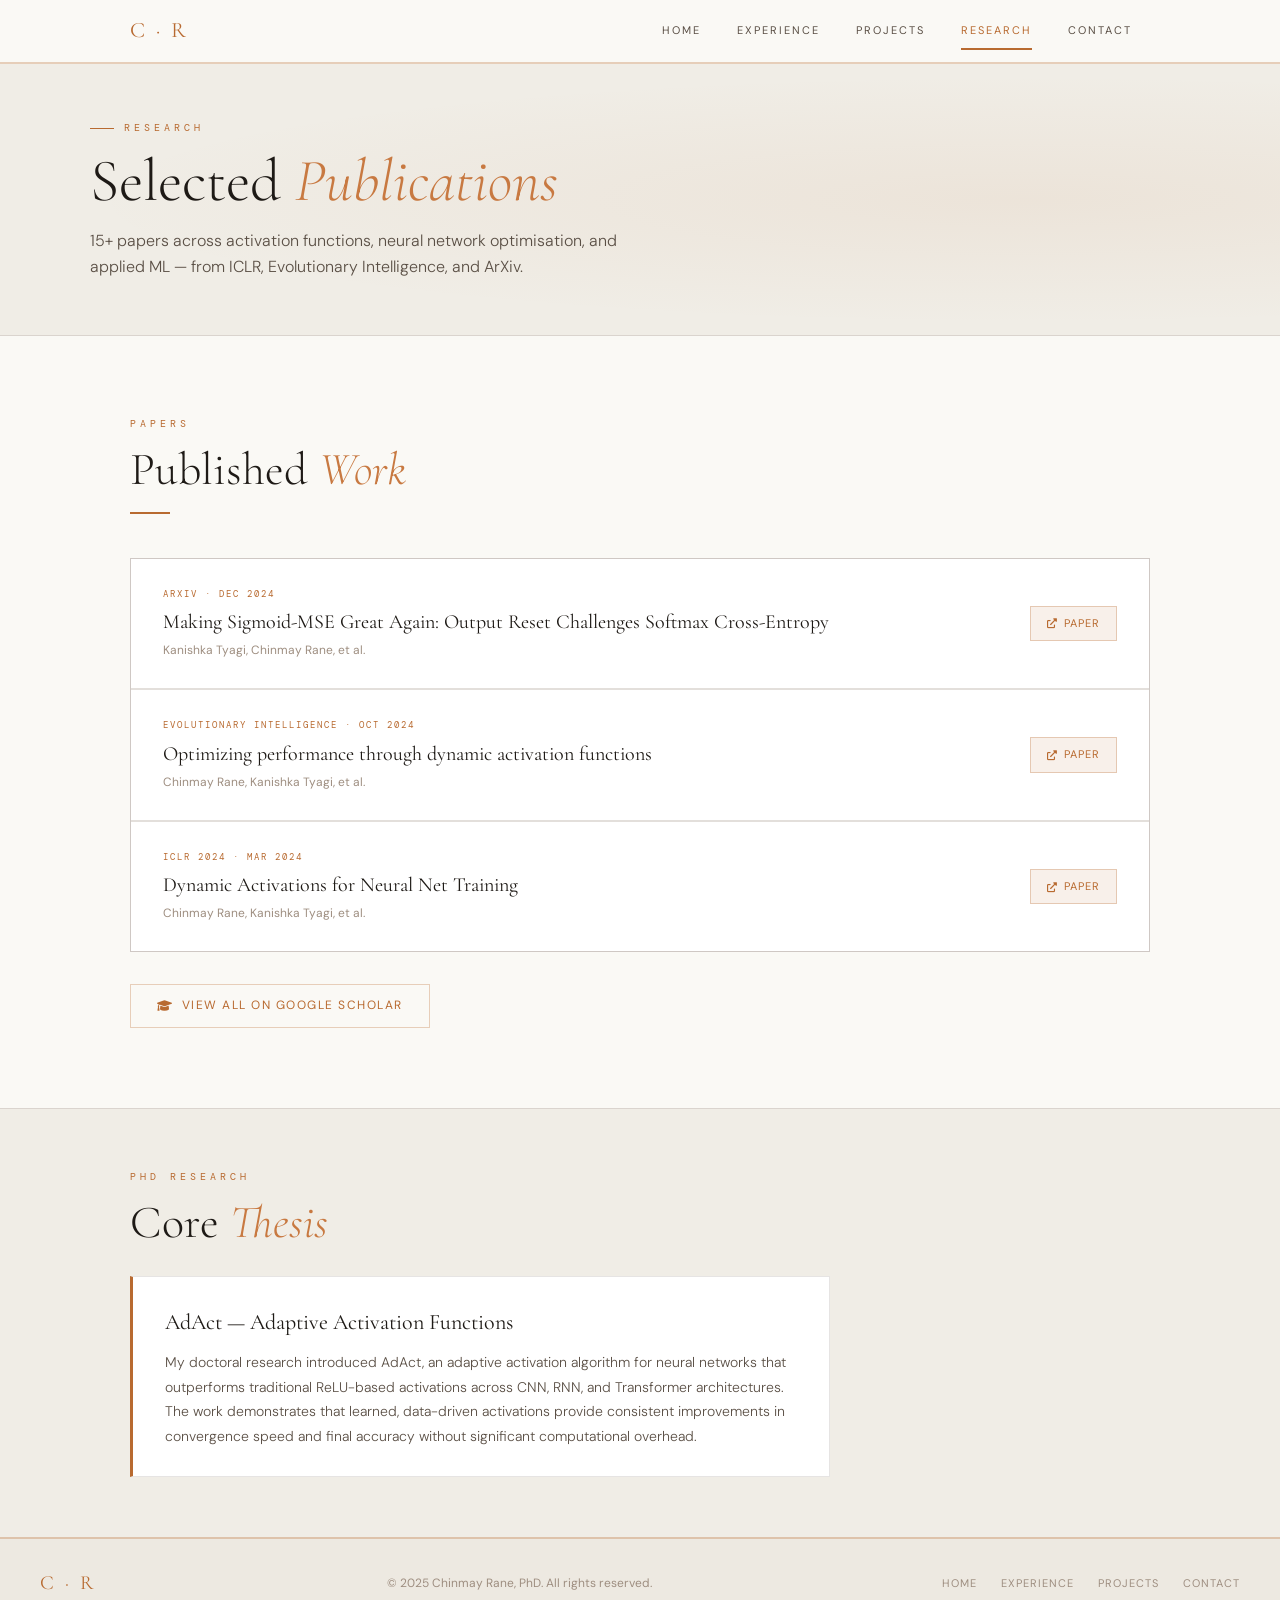
<file: publications.html>
<!DOCTYPE html>
<html lang="en">
<head>
  <meta charset="UTF-8">
  <meta name="viewport" content="width=device-width, initial-scale=1.0">
  <title>Research — Chinmay Rane</title>
  <link rel="stylesheet" href="shared.css">
  <link rel="stylesheet" href="https://cdnjs.cloudflare.com/ajax/libs/font-awesome/6.0.0/css/all.min.css">
  <style>
    .pub-section { background: var(--bg); }
    .pub-list { display: flex; flex-direction: column; gap: 2px; background: var(--border); border: 1px solid var(--border); }
    .pub-item { background: var(--bg-card); padding: 28px 32px; display: grid; grid-template-columns: 1fr auto; gap: 24px; align-items: center; transition: background 0.2s; }
    .pub-item:hover { background: var(--bg-2); }
    .pub-journal { font-family: 'DM Mono', monospace; font-size: 9px; letter-spacing: 2px; text-transform: uppercase; color: var(--copper); margin-bottom: 8px; }
    .pub-title { font-family: 'Cormorant Garamond', serif; font-size: 20px; font-weight: 400; color: var(--text); margin-bottom: 6px; line-height: 1.3; }
    .pub-authors { font-size: 12px; color: var(--text-light); }
    .btn-pub { display: inline-flex; align-items: center; gap: 6px; font-size: 11px; letter-spacing: 1px; text-transform: uppercase; color: var(--copper); text-decoration: none; border: 1px solid var(--copper-bd); padding: 8px 16px; white-space: nowrap; transition: all 0.2s; background: var(--copper-dim); }
    .btn-pub:hover { background: var(--copper); color: white; }
    .pubs-cta { margin-top: 32px; }

    .research-note { background: var(--bg-2); border-top: 1px solid var(--border); padding: 60px 0; }
    .note-card { background: var(--bg-card); border: 1px solid var(--border); border-left: 3px solid var(--copper); padding: 28px 32px; max-width: 700px; }
    .note-card h3 { font-family: 'Cormorant Garamond', serif; font-size: 22px; font-weight: 400; color: var(--text); margin-bottom: 10px; }
    .note-card p { font-size: 14px; color: var(--text-mid); line-height: 1.75; font-weight: 300; }

    @media (max-width: 768px) { .pub-item { grid-template-columns: 1fr; } }
  </style>
</head>
<body>
  <nav class="navbar">
    <div class="nav-inner">
      <a href="index.html" class="nav-logo">C · R</a>
      <ul class="nav-links">
        <li><a href="index.html">Home</a></li>
        <li><a href="experience.html">Experience</a></li>
        <li><a href="projects.html">Projects</a></li>
        <li><a href="publications.html" class="active">Research</a></li>
        <li><a href="contact.html">Contact</a></li>
      </ul>
    </div>
  </nav>

  <div class="page-hero">
    <div class="inner">
      <div class="eyebrow">Research</div>
      <h1>Selected <em>Publications</em></h1>
      <p>15+ papers across activation functions, neural network optimisation, and applied ML — from ICLR, Evolutionary Intelligence, and ArXiv.</p>
    </div>
  </div>

  <section class="pub-section">
    <div class="container">
      <div class="eyebrow">Papers</div>
      <h2 class="section-title">Published <em>Work</em></h2>
      <div class="cu-line"></div>
      <div class="pub-list">
        <div class="pub-item">
          <div>
            <div class="pub-journal">ArXiv · Dec 2024</div>
            <div class="pub-title">Making Sigmoid-MSE Great Again: Output Reset Challenges Softmax Cross-Entropy</div>
            <div class="pub-authors">Kanishka Tyagi, Chinmay Rane, et al.</div>
          </div>
          <a href="https://arxiv.org/pdf/2411.11213" target="_blank" class="btn-pub"><i class="fas fa-external-link-alt" style="font-size:10px"></i> Paper</a>
        </div>
        <div class="pub-item">
          <div>
            <div class="pub-journal">Evolutionary Intelligence · Oct 2024</div>
            <div class="pub-title">Optimizing performance through dynamic activation functions</div>
            <div class="pub-authors">Chinmay Rane, Kanishka Tyagi, et al.</div>
          </div>
          <a href="https://link.springer.com/article/10.1007/s12065-024-00973-0" target="_blank" class="btn-pub"><i class="fas fa-external-link-alt" style="font-size:10px"></i> Paper</a>
        </div>
        <div class="pub-item">
          <div>
            <div class="pub-journal">ICLR 2024 · Mar 2024</div>
            <div class="pub-title">Dynamic Activations for Neural Net Training</div>
            <div class="pub-authors">Chinmay Rane, Kanishka Tyagi, et al.</div>
          </div>
          <a href="https://openreview.net/pdf?id=F7rBDSxIMs" target="_blank" class="btn-pub"><i class="fas fa-external-link-alt" style="font-size:10px"></i> Paper</a>
        </div>
      </div>
      <div class="pubs-cta">
        <a href="https://scholar.google.com/citations?user=YOUR_ID" target="_blank" class="btn-outline">
          <i class="fas fa-graduation-cap"></i> View All on Google Scholar
        </a>
      </div>
    </div>
  </section>

  <div class="research-note">
    <div class="container">
      <div class="eyebrow">PhD Research</div>
      <h2 class="section-title" style="margin-bottom:28px">Core <em>Thesis</em></h2>
      <div class="note-card">
        <h3>AdAct — Adaptive Activation Functions</h3>
        <p>My doctoral research introduced AdAct, an adaptive activation algorithm for neural networks that outperforms traditional ReLU-based activations across CNN, RNN, and Transformer architectures. The work demonstrates that learned, data-driven activations provide consistent improvements in convergence speed and final accuracy without significant computational overhead.</p>
      </div>
    </div>
  </div>

  <footer class="footer">
    <a href="index.html" class="footer-logo">C · R</a>
    <p>&copy; 2025 Chinmay Rane, PhD. All rights reserved.</p>
    <div class="footer-links">
      <a href="index.html">Home</a><a href="experience.html">Experience</a>
      <a href="projects.html">Projects</a><a href="contact.html">Contact</a>
    </div>
  </footer>
</body>
</html>
</file>
<file: shared.css>
@import url('https://fonts.googleapis.com/css2?family=Cormorant+Garamond:ital,wght@0,300;0,400;0,500;1,300;1,400&family=DM+Sans:wght@300;400;500&family=DM+Mono:wght@400;500&display=swap');

:root {
  --bg:          #faf9f5;
  --bg-2:        #f0ede6;
  --bg-3:        #ede9e1;
  --bg-card:     #ffffff;
  --copper:      #b86a30;
  --copper-lt:   #c87941;
  --copper-dim:  rgba(184,106,48,0.10);
  --copper-bd:   rgba(184,106,48,0.30);
  --text:        #1e1a16;
  --text-mid:    #5a4f45;
  --text-light:  #9e8e80;
  --border:      rgba(62,39,35,0.12);
  --shadow:      0 4px 24px rgba(62,39,35,0.10);
}

*, *::before, *::after { box-sizing: border-box; margin: 0; padding: 0; }
html { scroll-behavior: smooth; }
body { font-family: 'DM Sans', sans-serif; background: var(--bg); color: var(--text); overflow-x: hidden; line-height: 1.6; }

::-webkit-scrollbar { width: 5px; }
::-webkit-scrollbar-track { background: var(--bg-2); }
::-webkit-scrollbar-thumb { background: var(--copper-dim); border-radius: 3px; }

/* ── Navbar ── */
.navbar {
  position: sticky; top: 0; width: 100%; z-index: 200;
  background: rgba(250,249,245,0.97);
  backdrop-filter: blur(14px);
  border-bottom: 2px solid var(--copper-bd);
  height: 64px; display: flex; align-items: center;
}
.nav-inner {
  max-width: 1100px; margin: 0 auto; padding: 0 40px;
  display: flex; align-items: center; justify-content: space-between; width: 100%;
}
.nav-logo {
  font-family: 'Cormorant Garamond', serif;
  font-size: 22px; font-weight: 400; color: var(--copper); letter-spacing: 3px;
  text-decoration: none;
}
.nav-links { display: flex; gap: 0; list-style: none; }
.nav-links a {
  font-size: 11px; letter-spacing: 2px; text-transform: uppercase;
  color: var(--text-mid); text-decoration: none;
  padding: 8px 18px; position: relative; transition: color 0.2s;
  display: block;
}
.nav-links a::after {
  content: ''; position: absolute; bottom: -2px; left: 18px; right: 18px;
  height: 2px; background: var(--copper);
  transform: scaleX(0); transition: transform 0.2s;
}
.nav-links a:hover { color: var(--copper); }
.nav-links a:hover::after { transform: scaleX(1); }
.nav-links a.active { color: var(--copper); }
.nav-links a.active::after { transform: scaleX(1); }

/* ── Page hero ── */
.page-hero {
  background: var(--bg-2);
  border-bottom: 1px solid var(--border);
  padding: 56px 40px;
  position: relative; overflow: hidden;
}
.page-hero::before {
  content: ''; position: absolute; top: 0; left: 0; right: 0; bottom: 0;
  background: radial-gradient(ellipse at 80% 50%, rgba(184,106,48,0.07) 0%, transparent 65%);
}
.page-hero .inner { max-width: 1100px; margin: 0 auto; position: relative; }
.page-hero .eyebrow {
  font-family: 'DM Mono', monospace; font-size: 10px;
  letter-spacing: 4px; text-transform: uppercase;
  color: var(--copper); margin-bottom: 12px;
  display: flex; align-items: center; gap: 10px;
}
.page-hero .eyebrow::before { content: ''; width: 24px; height: 1px; background: var(--copper); }
.page-hero h1 {
  font-family: 'Cormorant Garamond', serif;
  font-size: clamp(36px, 5vw, 60px); font-weight: 300;
  color: var(--text); line-height: 1.1;
}
.page-hero h1 em { font-style: italic; color: var(--copper-lt); }
.page-hero p {
  font-size: 16px; color: var(--text-mid); font-weight: 300;
  max-width: 540px; margin-top: 14px;
}

/* ── Containers & shared ── */
.container { max-width: 1100px; margin: 0 auto; padding: 0 40px; }
section { padding: 80px 0; }
.eyebrow {
  font-family: 'DM Mono', monospace; font-size: 10px;
  letter-spacing: 4px; text-transform: uppercase;
  color: var(--copper); margin-bottom: 12px;
}
.section-title {
  font-family: 'Cormorant Garamond', serif;
  font-size: clamp(28px, 4vw, 46px); font-weight: 300;
  color: var(--text); line-height: 1.12; margin-bottom: 16px;
}
.section-title em { font-style: italic; color: var(--copper-lt); }
.cu-line { width: 40px; height: 2px; background: var(--copper); margin-bottom: 44px; }

/* ── Buttons ── */
.btn-copper {
  background: var(--copper); color: white;
  padding: 12px 28px; font-size: 12px; font-weight: 600;
  letter-spacing: 1.5px; text-transform: uppercase;
  text-decoration: none; display: inline-block;
  border: none; cursor: pointer; transition: background 0.2s, transform 0.15s;
}
.btn-copper:hover { background: var(--copper-lt); transform: translateY(-1px); }
.btn-ghost {
  background: transparent; color: var(--text-mid);
  border: 1px solid var(--border); padding: 12px 28px;
  font-size: 12px; letter-spacing: 1.5px; text-transform: uppercase;
  text-decoration: none; display: inline-block; transition: all 0.2s;
}
.btn-ghost:hover { border-color: var(--copper); color: var(--copper); }
.btn-outline {
  display: inline-flex; align-items: center; gap: 8px;
  background: transparent; color: var(--copper);
  border: 1px solid var(--copper-bd); padding: 11px 26px;
  font-size: 12px; letter-spacing: 1.5px; text-transform: uppercase;
  text-decoration: none; transition: all 0.2s;
}
.btn-outline:hover { background: var(--copper); color: white; }

/* ── Cards ── */
.card {
  background: var(--bg-card); border: 1px solid var(--border);
  transition: box-shadow 0.3s, transform 0.2s;
}
.card:hover { box-shadow: var(--shadow); transform: translateY(-2px); }
.card-top { border-top: 2px solid var(--copper); }

/* ── Tags ── */
.tag {
  font-size: 11px; color: var(--text-mid);
  background: var(--bg-2); border: 1px solid var(--border);
  padding: 4px 12px; display: inline-block;
}
.tag-mono {
  font-family: 'DM Mono', monospace; font-size: 10px;
  color: var(--text-light); border: 1px solid var(--border);
  padding: 3px 10px; background: var(--bg-2);
}

/* ── Footer ── */
.footer {
  background: var(--bg-3); border-top: 2px solid var(--copper-bd);
  padding: 28px 40px;
  display: flex; align-items: center; justify-content: space-between;
  flex-wrap: wrap; gap: 12px;
}
.footer-logo {
  font-family: 'Cormorant Garamond', serif;
  font-size: 20px; color: var(--copper); letter-spacing: 3px; text-decoration: none;
}
.footer p { font-size: 12px; color: var(--text-light); }
.footer-links { display: flex; gap: 24px; }
.footer-links a {
  font-size: 11px; letter-spacing: 1px; text-transform: uppercase;
  color: var(--text-light); text-decoration: none; transition: color 0.2s;
}
.footer-links a:hover { color: var(--copper); }

/* ── Responsive ── */
@media (max-width: 768px) {
  .nav-inner { padding: 0 20px; }
  .nav-links { gap: 0; }
  .nav-links a { padding: 8px 10px; font-size: 10px; letter-spacing: 1px; }
  .container { padding: 0 20px; }
  .page-hero { padding: 40px 20px; }
  .footer { flex-direction: column; text-align: center; padding: 20px; }
  .footer-links { justify-content: center; }
}
</file>
